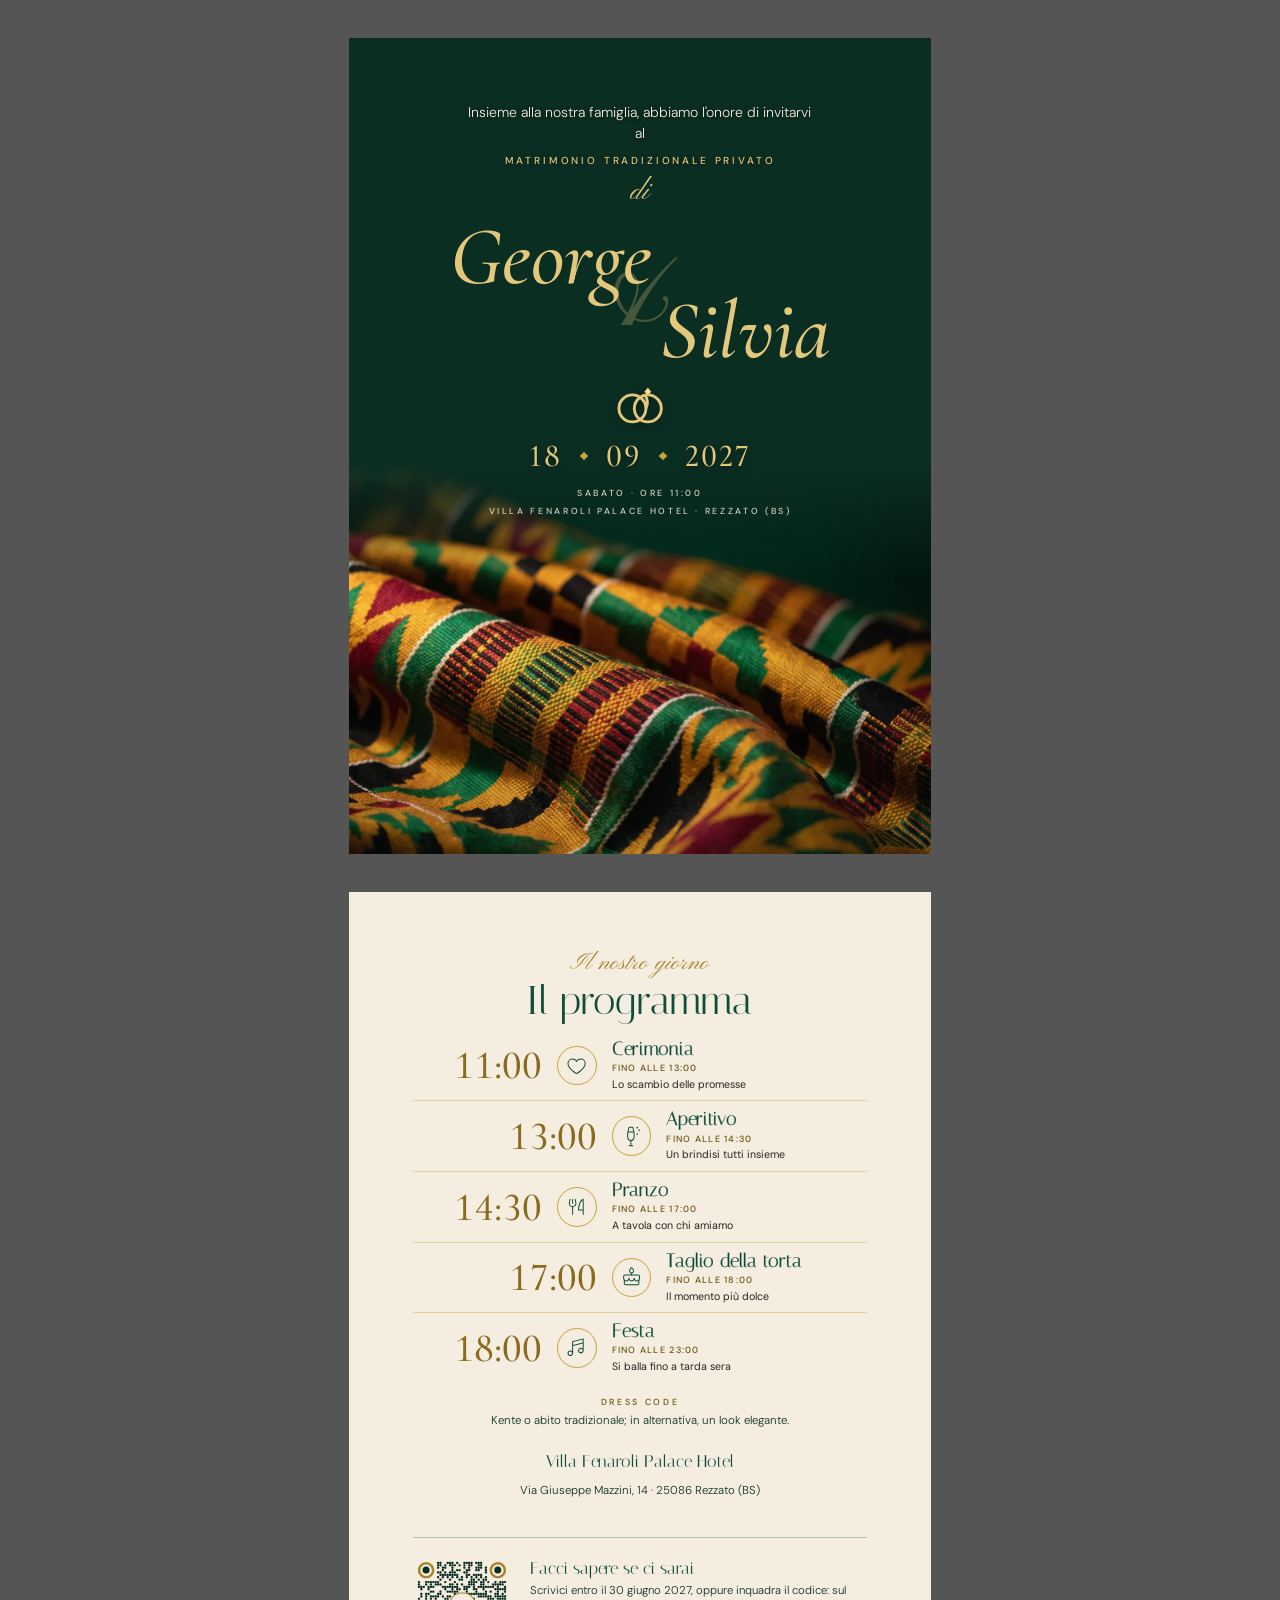
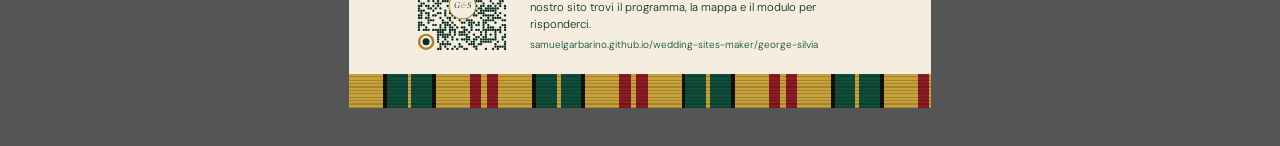
<file: george-silvia/invito/invito.html>
<!doctype html>
<html lang="it">
<head>
<meta charset="utf-8">
<title>Invito · George &amp; Silvia</title>
<!-- A5 148×210 mm + 3 mm di abbondanza per lato, 2 pagine (fronte/retro), senza lamina. Lingua: invito.html?lang=en -->
<link rel="preconnect" href="https://fonts.googleapis.com">
<link rel="preconnect" href="https://fonts.gstatic.com" crossorigin>
<link href="https://fonts.googleapis.com/css2?family=Cormorant+Garamond:ital,wght@0,500;1,500&family=DM+Sans:opsz,wght@9..40,300;9..40,400;9..40,500&family=Italiana&family=Pinyon+Script&display=swap" rel="stylesheet">
<style>
  @page { size: 154mm 216mm; margin: 0; }
  :root { --emerald: #0F4D3A; --deep: #0b2e23; --gold: #C9A13B; --gold-soft: #e3c77a; --crimson: #8C1C24; --ivory: #F4EDE0; --ink: #14110D;  }
  * { box-sizing: border-box; -webkit-print-color-adjust: exact; print-color-adjust: exact; }
  html, body { margin: 0; background: #555; }
  body { font: 300 10pt/1.5 "DM Sans", sans-serif; display: grid; gap: 10mm; justify-content: center; padding: 10mm 0; }
  @media print { body { display: block; padding: 0; background: none; } }
  .page { position: relative; width: 154mm; height: 216mm; overflow: hidden; page-break-after: always; break-after: page; }
  .page:last-of-type { page-break-after: auto; break-after: auto; }
  .safe { position: absolute; inset: 11mm; display: flex; flex-direction: column; align-items: center; text-align: center; }
  .script { font-family: "Pinyon Script", cursive; color: var(--gold); margin: 0; }
  .label { font: 500 6.6pt/1.4 "DM Sans"; letter-spacing: .3em; text-transform: uppercase; margin: 0; }
  /* stampa senza lamina: oro come colore pieno (il gradiente su testo verrebbe rasterizzato) */
  .foil { color: var(--gold-soft); }

  /* ---------- fronte ---------- */
  .front { background: var(--deep); color: var(--ivory); }
  /* kente solo nella metà bassa: il testo resta sul verde scuro e si legge */
  .front img { position: absolute; left: 0; right: 0; bottom: 0; width: 100%; height: 48%; object-fit: cover; object-position: 50% 70%; }
  .front::after { content: ""; position: absolute; inset: 0; background: linear-gradient(180deg, var(--deep) 0%, var(--deep) 52%, rgba(11,46,35,0) 66%, rgba(11,31,24,.2) 100%); }
  .front .safe { z-index: 1; padding-top: 6mm; }
  /* testo d'invito come l'hero del sito */
  .lead { max-width: 92mm; margin: 0; font: 300 10.5pt/1.5 "DM Sans"; text-shadow: 0 .3mm 1.2mm rgba(0,0,0,.5); }
  .event { display: block; margin-top: 2.5mm; font: 500 7.6pt/1.5 "DM Sans"; letter-spacing: .28em; text-transform: uppercase; color: var(--gold-soft); }
  .of { margin: 2mm 0 0; font-size: 22pt; line-height: 1.1; color: var(--gold-soft); }
  .rings { width: 17mm; margin: 0 0 4mm; filter: drop-shadow(0 .8mm 1.6mm rgba(0,0,0,.4)); }
  .names { position: relative; width: 4.6em; font: italic 500 62pt/.9 "Cormorant Garamond", serif; text-align: left; margin: 3mm 0 4mm; }
  .names span { display: block; }
  .names span:last-child { text-align: right; }
  /* & grande e trasparente dietro i nomi, come sul sito (variante F) */
  .names .and { position: absolute; inset: 0; z-index: -1; display: grid; place-items: center; font: 400 1.7em/1 "Pinyon Script"; color: rgba(227,199,122,.28); }
  .names { isolation: isolate; }
  .date { font: 500 24pt/1 "Cormorant Garamond", serif; font-variant-numeric: lining-nums; color: var(--gold-soft); letter-spacing: .06em; display: flex; gap: 5mm; align-items: center; margin: 0 0 4mm; text-shadow: 0 .4mm 1.6mm rgba(0,0,0,.45); }
  .date i { width: 1.6mm; height: 1.6mm; background: var(--gold); transform: rotate(45deg); }
  .front .label { opacity: .85; }

  /* ---------- retro ---------- */
  .back { background: var(--ivory); color: var(--deep); }
  .back .safe { inset: 14mm 17mm 22mm; justify-content: flex-start; }
  .back .kicker { font-size: 18pt; color: #a8832a; }
  .back h2 { font: 400 30pt/1 "Italiana"; color: var(--emerald); margin: 0 0 5mm; }
  /* programma (variante E): ora d'inizio grande e piena, righe sfalsate a gradino, icone Phosphor Light (MIT) */
  .tl { list-style: none; margin: auto 0 10mm; padding: 0; width: 120mm; display: grid; gap: 2.4mm; text-align: left; }
  /* gradino = icona + spazio (14.5 mm): l'icona delle righe pari cade sulla colonna testo delle dispari; filetti sempre a piena larghezza */
  .tl li { display: grid; grid-template-columns: 34mm 10.5mm 1fr; gap: 4mm; align-items: center; padding-bottom: 2.4mm; border-bottom: .3mm solid rgba(201,161,59,.4); }
  .tl li:last-child { border-bottom: 0; padding-bottom: 0; }
  .tl li:nth-of-type(even) { padding-left: 14.5mm; }
  .tl .big { margin: 0; text-align: right; font: 500 30pt/1 "Cormorant Garamond", serif; color: #8a6a1f; font-variant-numeric: lining-nums tabular-nums; }
  .tl .ico { width: 10.5mm; height: 10.5mm; border-radius: 50%; background: var(--ivory); border: .3mm solid var(--gold); color: var(--emerald); display: grid; place-items: center; }
  .tl .ico svg { width: 5.6mm; height: 5.6mm; }
  .tl h3 { margin: 0; font: 400 14pt/1 "Italiana"; color: var(--emerald); -webkit-text-stroke: .25px currentColor; }
  .tl .time { margin: 1.2mm 0 .8mm; font: 500 6.8pt/1.2 "DM Sans"; letter-spacing: .14em; text-transform: uppercase; color: #6e520c; }
  .tl .d { margin: 0; font: 400 8pt/1.35 "DM Sans"; color: #2b2620; }
  .dress { margin: -4mm 0 6mm; font-size: 8.6pt; display: flex; flex-direction: column; gap: 1mm; }
  .dress .label { color: #6e520c; }
  .venue { font: 400 13pt/1.15 "Italiana"; color: var(--emerald); margin: 0 0 2.5mm; }
  .addr { margin: 0 0 10mm; font-size: 8.6pt; }
  .rsvp { display: flex; align-items: center; gap: 5mm; text-align: left; border-top: .2mm solid rgba(15,77,58,.3); padding-top: 5mm; width: 100%; }
  .rsvp p { margin: 0; }
  .rsvp .t { font: 400 13pt/1.1 "Italiana"; color: var(--emerald); margin-bottom: 1.2mm; }
  .rsvp .s { font-size: 8.5pt; }
  .rsvp .u { font-size: 7.5pt; color: var(--emerald); margin-top: 1mm; word-break: break-all; }
  .qr { position: relative; flex: 0 0 26mm; height: 26mm; }
  .qr img { width: 100%; height: 100%; display: block; }
  /* sigillo al centro: il QR ha correzione H, regge la copertura */
  .qr__seal { position: absolute; left: 50%; top: 50%; width: 5.6mm; height: 5.6mm; transform: translate(-50%, -50%); display: flex; align-items: center; justify-content: center; border-radius: 50%; background: var(--ivory); box-shadow: 0 0 0 .5mm var(--ivory), 0 0 0 .75mm #a8842a; font: italic 500 7pt/1 "Cormorant Garamond"; color: #0b2e23; letter-spacing: -.02em; white-space: nowrap; }
  .qr__seal i { color: #a8842a; }
  .kente { position: absolute; left: 0; right: 0; bottom: 0; height: 9mm;
    background:
      repeating-linear-gradient(0deg, rgba(0,0,0,.18) 0 .3mm, transparent .3mm .9mm),
      repeating-linear-gradient(90deg, var(--gold) 0 9mm, var(--ink) 9mm 10mm, var(--emerald) 10mm 15.5mm, var(--gold) 15.5mm 16.5mm,
        var(--emerald) 16.5mm 22mm, var(--ink) 22mm 23mm, var(--gold) 23mm 32mm, var(--crimson) 32mm 35mm, var(--gold) 35mm 36.5mm, var(--crimson) 36.5mm 39.5mm); }

</style>
</head>
<body>

<!-- FRONTE -->
<section class="page front">
  <img src="../assets/img/hero-kente2-portrait.webp" alt="">
  <div class="safe">
    <p class="lead"><span data-t="lead">Insieme alla nostra famiglia, abbiamo l'onore di invitarvi al</span><strong class="event" data-t="event">Matrimonio tradizionale privato</strong></p>
    <p class="script of" data-t="of">di</p>
    <h1 class="names"><span class="foil">George</span><span class="and">&amp;</span><span class="foil">Silvia</span></h1>
    <svg class="rings" viewBox="0 0 100 64" aria-hidden="true">
      <g fill="none" stroke="#e3c77a" stroke-width="4.5">
        <circle cx="38" cy="38" r="21"/><circle cx="62" cy="38" r="21"/>
        <path d="M57.8 17.4 A21 21 0 0 1 59 38"/>
      </g>
      <path d="M62 6 l5 6 -5 6 -5 -6z" fill="#f6e3a1" stroke="#c9a13b" stroke-width="1"/>
    </svg>
    <p class="date"><span>18</span><i></i><span>09</span><i></i><span>2027</span></p>
    <p class="label" data-t="when">Sabato · ore 11:00</p>
    <p class="label" style="margin-top:1.5mm">Villa Fenaroli Palace Hotel · Rezzato (BS)</p>
  </div>
</section>

<!-- RETRO -->
<section class="page back">
  <div class="safe">
    <p class="script kicker" data-t="day">Il nostro giorno</p>
    <h2 data-t="program">Il programma</h2>
    <ol class="tl">
      <li><p class="big">11:00</p><span class="ico"><svg viewBox="0 0 256 256" aria-hidden="true"><use href="#ph-heart"/></svg></span><div class="txt"><h3 data-t="t1">Cerimonia</h3><p class="time"><span data-t="until">fino alle</span> 13:00</p><p class="d" data-t="d1">Lo scambio delle promesse</p></div></li>
      <li><p class="big">13:00</p><span class="ico"><svg viewBox="0 0 256 256" aria-hidden="true"><use href="#ph-champagne"/></svg></span><div class="txt"><h3 data-t="t2">Aperitivo</h3><p class="time"><span data-t="until">fino alle</span> 14:30</p><p class="d" data-t="d2">Un brindisi tutti insieme</p></div></li>
      <li><p class="big">14:30</p><span class="ico"><svg viewBox="0 0 256 256" aria-hidden="true"><use href="#ph-fork-knife"/></svg></span><div class="txt"><h3 data-t="t3">Pranzo</h3><p class="time"><span data-t="until">fino alle</span> 17:00</p><p class="d" data-t="d3">A tavola con chi amiamo</p></div></li>
      <li><p class="big">17:00</p><span class="ico"><svg viewBox="0 0 256 256" aria-hidden="true"><use href="#ph-cake"/></svg></span><div class="txt"><h3 data-t="t4">Taglio della torta</h3><p class="time"><span data-t="until">fino alle</span> 18:00</p><p class="d" data-t="d4">Il momento più dolce</p></div></li>
      <li><p class="big">18:00</p><span class="ico"><svg viewBox="0 0 256 256" aria-hidden="true"><use href="#ph-music-notes"/></svg></span><div class="txt"><h3 data-t="t5">Festa</h3><p class="time"><span data-t="until">fino alle</span> 23:00</p><p class="d" data-t="d5">Si balla fino a tarda sera</p></div></li>
    </ol>
    <p class="dress"><span class="label" data-t="dress">Dress code</span><span data-t="dress2">Kente o abito tradizionale; in alternativa, un look elegante.</span></p>
    <p class="venue">Villa Fenaroli Palace Hotel</p>
    <p class="addr">Via Giuseppe Mazzini, 14 · 25086 Rezzato (BS)</p>
    <div class="rsvp">
      <div class="qr"><img src="qr.svg" alt=""><span class="qr__seal" aria-hidden="true">G<i>&amp;</i>S</span></div>
      <div>
        <p class="t" data-t="rsvp">Facci sapere se ci sarai</p>
        <p class="s" data-t="rsvp2">Scrivici entro il 30 giugno 2027, oppure inquadra il codice: sul nostro sito trovi il programma, la mappa e il modulo per risponderci.</p>
        <p class="u">samuelgarbarino.github.io/wedding-sites-maker/george-silvia</p>
      </div>
    </div>
  </div>
  <div class="kente"></div>
</section>

<svg width="0" height="0" style="position:absolute">
  <defs>
    <symbol id="ph-heart" viewBox="0 0 256 256"><g fill="currentColor"><path d="M178,42c-21,0-39.26,9.47-50,25.34C117.26,51.47,99,42,78,42a60.07,60.07,0,0,0-60,60c0,29.2,18.2,59.59,54.1,90.31a334.68,334.68,0,0,0,53.06,37,6,6,0,0,0,5.68,0,334.68,334.68,0,0,0,53.06-37C219.8,161.59,238,131.2,238,102A60.07,60.07,0,0,0,178,42ZM128,217.11C111.59,207.64,30,157.72,30,102A48.05,48.05,0,0,1,78,54c20.28,0,37.31,10.83,44.45,28.27a6,6,0,0,0,11.1,0C140.69,64.83,157.72,54,178,54a48.05,48.05,0,0,1,48,48C226,157.72,144.41,207.64,128,217.11Z"/></g></symbol>
    <symbol id="ph-champagne" viewBox="0 0 256 256"><g fill="currentColor"><path d="M142.26,10H97.65A6,6,0,0,0,92,14.14c-1.47,4.51-35.53,110.73-5.85,151.57,6.75,9.28,16.1,14.62,27.86,15.95V234H96a6,6,0,1,0,0,12h48a6,6,0,1,0,0-12H126V181.66c11.76-1.33,21.11-6.67,27.85-15.95,29.68-40.84-4.37-147.06-5.84-151.57A6,6,0,0,0,142.26,10ZM102.08,22h35.75c2.24,7.48,7,24.29,10.75,44H91.34C95.09,46.29,99.85,29.48,102.08,22Zm42,136.66C138.55,166.29,130.66,170,120,170s-18.6-3.71-24.14-11.34C85.46,144.42,83.21,116.55,89.25,78h61.42C156.71,116.55,154.45,144.42,144.1,158.66ZM230,52a10,10,0,1,1-10-10A10,10,0,0,1,230,52ZM206,20a10,10,0,1,1-10-10A10,10,0,0,1,206,20Zm0,80a10,10,0,1,1-10-10A10,10,0,0,1,206,100Z"/></g></symbol>
    <symbol id="ph-fork-knife" viewBox="0 0 256 256"><g fill="currentColor"><path d="M74,88V40a6,6,0,0,1,12,0V88a6,6,0,0,1-12,0ZM214,40V224a6,6,0,0,1-12,0V174H152a6,6,0,0,1-6-6c0-4.41.68-108.25,59.64-133.51A6,6,0,0,1,214,40ZM202,50c-36.79,24.29-42.82,91.48-43.81,112H202ZM117.92,39a6,6,0,1,0-11.84,2L114,88.48a34,34,0,0,1-68,0L53.92,41a6,6,0,0,0-11.84-2l-8,48A6.61,6.61,0,0,0,34,88a46.06,46.06,0,0,0,40,45.6V224a6,6,0,0,0,12,0V133.6A46.06,46.06,0,0,0,126,88a6.61,6.61,0,0,0-.08-1Z"/></g></symbol>
    <symbol id="ph-cake" viewBox="0 0 256 256"><g fill="currentColor"><path d="M230,112a22,22,0,0,0-22-22H134V77.4A30.05,30.05,0,0,0,158,48c0-26.9-25.58-44.27-26.67-45a6,6,0,0,0-6.66,0C123.58,3.73,98,21.1,98,48a30.05,30.05,0,0,0,24,29.4V90H48a22,22,0,0,0-22,22v23.33a38.81,38.81,0,0,0,8,23.57V200a22,22,0,0,0,22,22H200a22,22,0,0,0,22-22V158.9a38.81,38.81,0,0,0,8-23.57ZM110,48c0-15.4,12-27.41,18-32.44,6,5,18,17,18,32.44a18,18,0,0,1-36,0ZM38,112a10,10,0,0,1,10-10H208a10,10,0,0,1,10,10v23.33c0,14.32-11.33,26.28-25.26,26.66A26,26,0,0,1,166,136a6,6,0,0,0-12,0,26,26,0,0,1-52,0,6,6,0,0,0-12,0,26,26,0,0,1-26.74,26C49.33,161.61,38,149.65,38,135.33Zm162,98H56a10,10,0,0,1-10-10V169.31A36.8,36.8,0,0,0,62.94,174,37.82,37.82,0,0,0,90.5,163.24,38.83,38.83,0,0,0,96,156.5a38,38,0,0,0,64,0,38.83,38.83,0,0,0,5.52,6.74A37.73,37.73,0,0,0,192,174h1.07A36.8,36.8,0,0,0,210,169.31V200A10,10,0,0,1,200,210Z"/></g></symbol>
    <symbol id="ph-music-notes" viewBox="0 0 256 256"><g fill="currentColor"><path d="M211.69,19.27a6,6,0,0,0-5.15-1.09l-128,32A6,6,0,0,0,74,56V170.11A34,34,0,1,0,86,196V108.68l116-29v58.43A34,34,0,1,0,214,164V24A6,6,0,0,0,211.69,19.27ZM52,218a22,22,0,1,1,22-22A22,22,0,0,1,52,218ZM86,96.32V60.68l116-29V67.32ZM180,186a22,22,0,1,1,22-22A22,22,0,0,1,180,186Z"/></g></symbol>
  </defs>
</svg>

<script>
  const EN = {
    when: "Saturday · 11:00 am",
    lead: "Together with our family, we humbly request the honour of your presence at the", event: "Private Traditional wedding", of: "of",
    dress: "Dress code", dress2: "Kente or traditional attire; an elegant outfit is equally welcome.",
    day: "Our day", program: "The schedule", until: "until", t1: "Ceremony", t2: "Aperitivo", t3: "Wedding lunch", t4: "Cake cutting", t5: "Party",
    d1: "Exchanging our vows", d2: "A toast all together", d3: "At the table with those we love", d4: "The sweetest moment", d5: "Dancing into the night",
    rsvp: "Let us know you'll be there", rsvp2: "Write to us by 30 June 2027, or scan the code: our website has the schedule, the map and the form to reply to us.",
  };
  if (new URLSearchParams(location.search).get("lang") === "en") {
    document.documentElement.lang = "en";
    document.querySelectorAll("[data-t]").forEach((el) => (el.textContent = EN[el.dataset.t]));
  }
</script>
</body>
</html>
</file>
